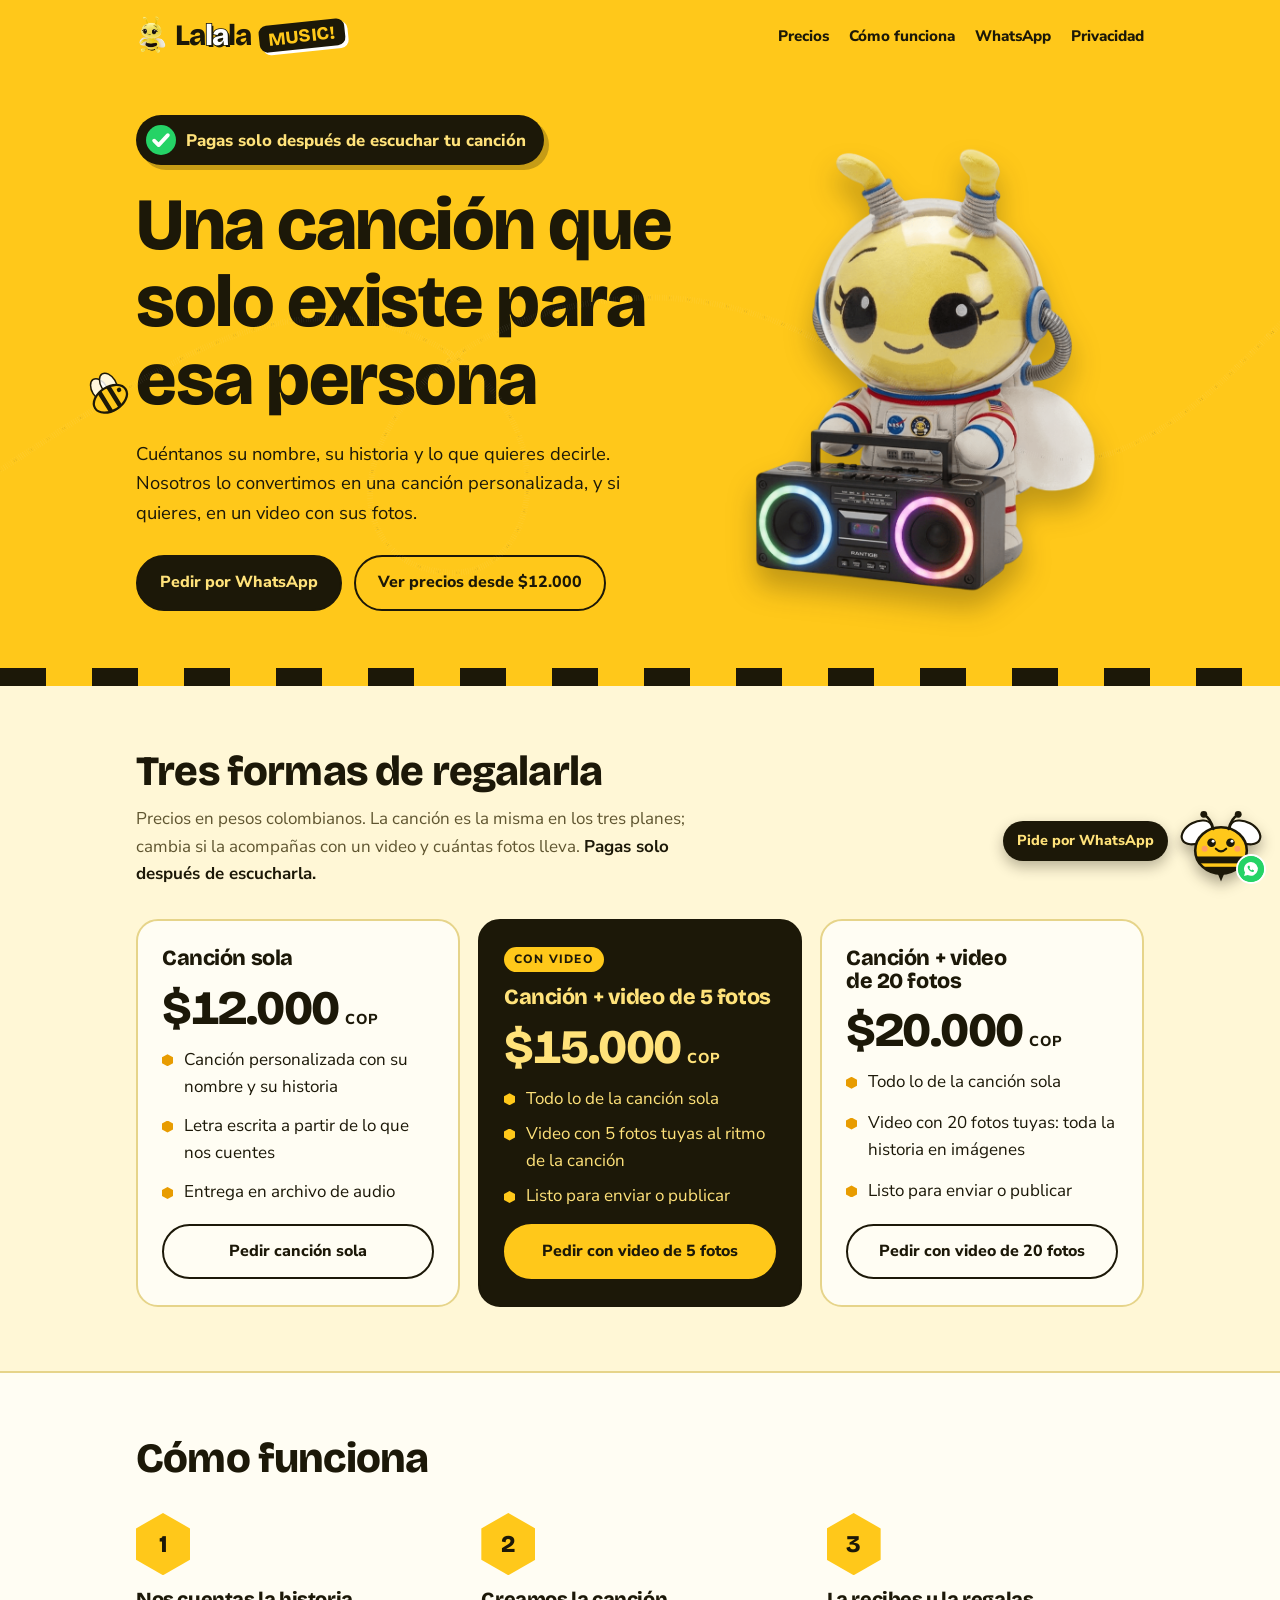
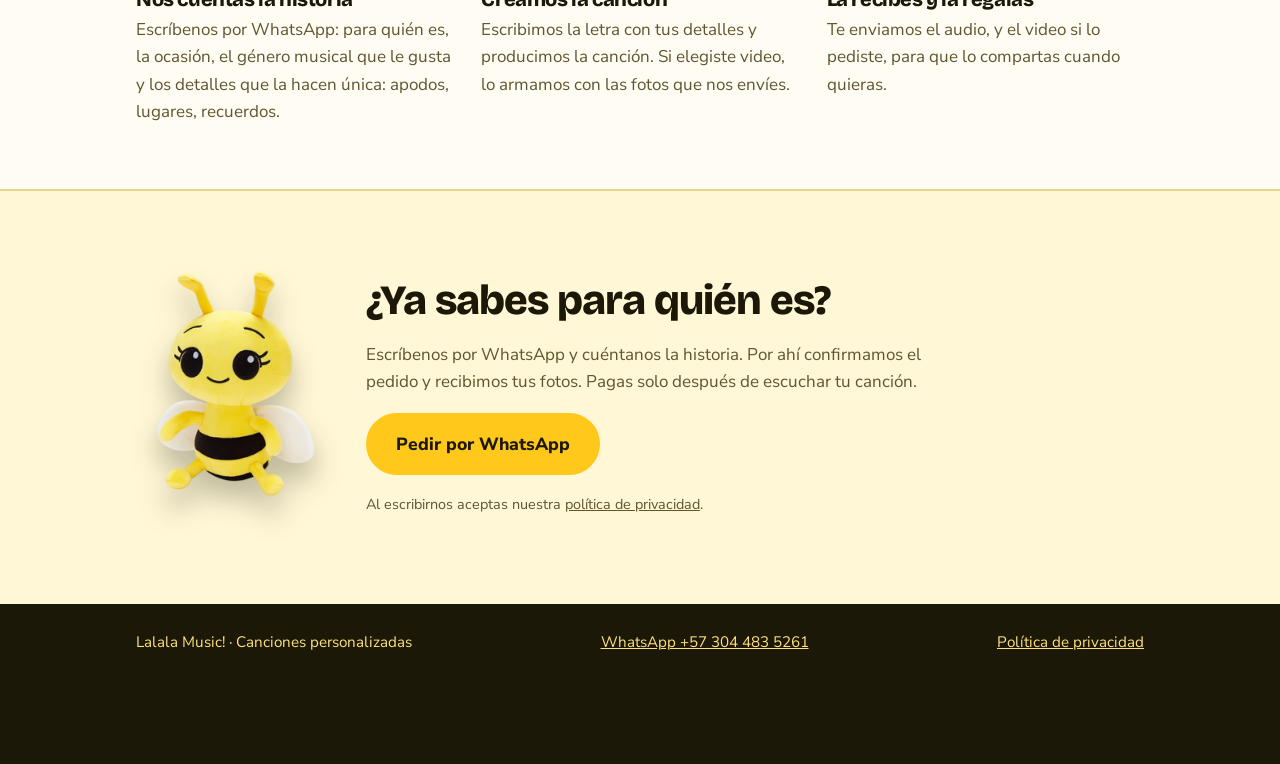
<file: index.html>
<!DOCTYPE html>
<html lang="es">
<head>
<meta charset="utf-8">
<meta name="facebook-domain-verification" content="9wvnihk4s47ael90g77kjep3x5k9ns" />
<meta name="viewport" content="width=device-width, initial-scale=1">
<meta name="description" content="Canciones personalizadas desde $12.000 COP, con video de fotos opcional.">
<link rel="icon" type="image/png" href="abeja.png">
<title>Lalala Music!</title>
<meta name="claude:viewport-fit-sides" content="cover">
<link rel="stylesheet" href="https://fonts.googleapis.com/css2?family=Bricolage+Grotesque:opsz,wght@12..96,500;12..96,800&family=Nunito+Sans:opsz,wght@6..12,400;6..12,600;6..12,800&display=swap">
<link rel="stylesheet" href="styles.css?v=7">

<div class="sky" aria-hidden="true">
  <svg class="wide" viewBox="0 0 1000 600" preserveAspectRatio="xMidYMid slice">
    <defs>
      <path id="ruta-a" d="M-40 380 C120 300 220 180 340 220 C460 260 440 400 360 380 C280 360 320 220 480 200 C640 180 720 340 820 300 C900 268 960 160 1040 120"/>
      <mask id="ruta-a-m" maskUnits="userSpaceOnUse" x="-100" y="-100" width="1300" height="1100">
        <use href="#ruta-a" fill="none" stroke="#fff" stroke-width="14" pathLength="1" stroke-dasharray="0.15 1.4">
          <animate attributeName="stroke-dashoffset" values="0.15;-0.85;-0.85" dur="14s" repeatCount="indefinite" keyTimes="0;0.78;1" calcMode="linear"/>
        </use>
      </mask>
    </defs>
    <g mask="url(#ruta-a-m)" fill="none" stroke-linecap="round">
      <use href="#ruta-a" class="halo"/>
      <use href="#ruta-a" class="trail"/>
    </g>
    <g class="bee">
      <animateMotion rotate="auto" keyPoints="0;1;1" dur="14s" repeatCount="indefinite" keyTimes="0;0.78;1" calcMode="linear"><mpath href="#ruta-a"/></animateMotion>
      <g class="wings"><ellipse cx="-3" cy="-9" rx="5" ry="8"/><ellipse cx="4" cy="-9" rx="5" ry="8"/></g>
      <ellipse class="body" cx="0" cy="0" rx="12" ry="8"/>
      <path class="stripe" d="M-4 -7.4 V7.4 M3 -7.6 V7.6"/>
      <circle class="eye" cx="8" cy="-2" r="1.5"/>
    </g>
  </svg>
  <svg class="tall" viewBox="0 0 400 800" preserveAspectRatio="xMidYMid slice">
    <defs>
      <path id="ruta-b" d="M-30 520 C60 460 120 330 200 360 C280 390 260 500 200 480 C140 460 170 340 260 300 C330 270 380 200 430 150"/>
      <mask id="ruta-b-m" maskUnits="userSpaceOnUse" x="-100" y="-100" width="1300" height="1100">
        <use href="#ruta-b" fill="none" stroke="#fff" stroke-width="14" pathLength="1" stroke-dasharray="0.15 1.4">
          <animate attributeName="stroke-dashoffset" values="0.15;-0.85;-0.85" dur="14s" repeatCount="indefinite" keyTimes="0;0.78;1" calcMode="linear"/>
        </use>
      </mask>
    </defs>
    <g mask="url(#ruta-b-m)" fill="none" stroke-linecap="round">
      <use href="#ruta-b" class="halo"/>
      <use href="#ruta-b" class="trail"/>
    </g>
    <g class="bee">
      <animateMotion rotate="auto" keyPoints="0;1;1" dur="14s" repeatCount="indefinite" keyTimes="0;0.78;1" calcMode="linear"><mpath href="#ruta-b"/></animateMotion>
      <g class="wings"><ellipse cx="-3" cy="-9" rx="5" ry="8"/><ellipse cx="4" cy="-9" rx="5" ry="8"/></g>
      <ellipse class="body" cx="0" cy="0" rx="12" ry="8"/>
      <path class="stripe" d="M-4 -7.4 V7.4 M3 -7.6 V7.6"/>
      <circle class="eye" cx="8" cy="-2" r="1.5"/>
    </g>
  </svg>
</div>

<header class="top">
  <div class="wrap">
    <a class="brand" aria-label="Lalala Music!" href="#inicio"><img src="abeja.png" width="234" height="351" alt=""><span class="logo"><span class="logo-la">La</span><span class="logo-la">la</span><span class="logo-la">la</span><span class="logo-music">Music!</span></span></a>
    <nav aria-label="Secciones">
      <a href="#precios">Precios</a>
      <a href="#como-funciona">Cómo funciona</a>
      <a href="https://wa.me/573044835261" target="_blank" rel="noopener">WhatsApp</a>
      <a href="privacidad.html">Privacidad</a>
    </nav>
  </div>
</header>

<main>
  <div class="hero" id="inicio">
    <div class="wrap">
      <div>
        <p class="promesa"><svg viewBox="0 0 24 24" aria-hidden="true"><circle cx="12" cy="12" r="12"/><path d="M6.5 12.5l3.6 3.6 7.4-8"/></svg><span>Pagas solo después de escuchar tu canción</span></p>
        <h1>Una canción que solo existe para esa persona</h1>
        <p>Cuéntanos su nombre, su historia y lo que quieres decirle. Nosotros lo convertimos en una canción personalizada, y si quieres, en un video con sus fotos.</p>
        <div class="cta-row">
          <a class="btn btn-dark" href="https://wa.me/573044835261?text=Hola%2C%20quiero%20pedir%20una%20canci%C3%B3n%20personalizada." target="_blank" rel="noopener">Pedir por WhatsApp</a>
          <a class="btn btn-line" href="#precios">Ver precios desde $12.000</a>
        </div>
      </div>
      <figure class="mascot">
        <img src="abeja-astronauta.png" width="855" height="1064" alt="Abeja de peluche con traje de astronauta y una grabadora">
      </figure>
    </div>
  </div>
  <div class="stripes" aria-hidden="true"></div>

  <section id="precios">
    <div class="wrap">
      <h2>Tres formas de regalarla</h2>
      <p class="lead">Precios en pesos colombianos. La canción es la misma en los tres planes; cambia si la acompañas con un video y cuántas fotos lleva. <strong>Pagas solo después de escucharla.</strong></p>
      <div class="plans">
        <article class="plan">
          <h3>Canción sola</h3>
          <p class="price">$12.000<small>COP</small></p>
          <ul>
            <li>Canción personalizada con su nombre y su historia</li>
            <li>Letra escrita a partir de lo que nos cuentes</li>
            <li>Entrega en archivo de audio</li>
          </ul>
          <a class="btn" href="https://wa.me/573044835261?text=Hola%2C%20quiero%20pedir%3A%20Canci%C3%B3n%20sola%20%28%2412.000%20COP%29." target="_blank" rel="noopener">Pedir canción sola</a>
        </article>
        <article class="plan star">
          <span class="tag">Con video</span>
          <h3>Canción + video de 5 fotos</h3>
          <p class="price">$15.000<small>COP</small></p>
          <ul>
            <li>Todo lo de la canción sola</li>
            <li>Video con 5 fotos tuyas al ritmo de la canción</li>
            <li>Listo para enviar o publicar</li>
          </ul>
          <a class="btn" href="https://wa.me/573044835261?text=Hola%2C%20quiero%20pedir%3A%20Canci%C3%B3n%20%2B%20video%20de%205%20fotos%20%28%2415.000%20COP%29." target="_blank" rel="noopener">Pedir con video de 5 fotos</a>
        </article>
        <article class="plan">
          <h3>Canción + video de 20 fotos</h3>
          <p class="price">$20.000<small>COP</small></p>
          <ul>
            <li>Todo lo de la canción sola</li>
            <li>Video con 20 fotos tuyas: toda la historia en imágenes</li>
            <li>Listo para enviar o publicar</li>
          </ul>
          <a class="btn" href="https://wa.me/573044835261?text=Hola%2C%20quiero%20pedir%3A%20Canci%C3%B3n%20%2B%20video%20de%2020%20fotos%20%28%2420.000%20COP%29." target="_blank" rel="noopener">Pedir con video de 20 fotos</a>
        </article>
      </div>
    </div>
  </section>

  <section class="how" id="como-funciona">
    <div class="wrap">
      <h2>Cómo funciona</h2>
      <ol class="steps">
        <li>
          <h3>Nos cuentas la historia</h3>
          <p>Escríbenos por WhatsApp: para quién es, la ocasión, el género musical que le gusta y los detalles que la hacen única: apodos, lugares, recuerdos.</p>
        </li>
        <li>
          <h3>Creamos la canción</h3>
          <p>Escribimos la letra con tus detalles y producimos la canción. Si elegiste video, lo armamos con las fotos que nos envíes.</p>
        </li>
        <li>
          <h3>La recibes y la regalas</h3>
          <p>Te enviamos el audio, y el video si lo pediste, para que lo compartas cuando quieras.</p>
        </li>
      </ol>
    </div>
  </section>

  <section class="final" id="pedir">
    <div class="wrap">
      <figure class="mascot small">
        <img src="abeja.png" width="234" height="351" alt="Abeja de peluche de Lalala Music!">
      </figure>
      <div class="final-text">
      <h2>¿Ya sabes para quién es?</h2>
      <p class="lead">Escríbenos por WhatsApp y cuéntanos la historia. Por ahí confirmamos el pedido y recibimos tus fotos. Pagas solo después de escuchar tu canción.</p>
      <a class="btn btn-dark" href="https://wa.me/573044835261?text=Hola%2C%20quiero%20pedir%20una%20canci%C3%B3n%20personalizada." target="_blank" rel="noopener">Pedir por WhatsApp</a>
      <p class="legal">Al escribirnos aceptas nuestra <a href="privacidad.html">política de privacidad</a>.</p>
      </div>
    </div>
  </section>

</main>

<footer>
  <div class="wrap">
    <span>Lalala Music! · Canciones personalizadas</span>
    <a href="https://wa.me/573044835261" target="_blank" rel="noopener">WhatsApp +57 304 483 5261</a>
    <a href="privacidad.html">Política de privacidad</a>
  </div>
</footer>

<a class="abejita-boton" style="position:fixed;right:16px;bottom:16px;z-index:9999;display:flex" href="https://wa.me/573044835261?text=Hola%2C%20quiero%20pedir%20una%20canci%C3%B3n%20personalizada." target="_blank" rel="noopener" aria-label="Pedir por WhatsApp">
  <span class="abejita-texto">Pide por WhatsApp</span>
  <span class="abejita-circulo">
    <svg class="abejita-dibujo" viewBox="0 0 100 100" aria-hidden="true">
      <defs><clipPath id="abejita-cuerpo"><ellipse cx="50" cy="61" rx="30" ry="27"/></clipPath></defs>
      <path d="M45 85 L50 97 L55 85 Z" fill="#1c1808"/>
      <g class="ala ala-izq"><ellipse cx="22" cy="40" rx="19" ry="12" transform="rotate(-28 22 40)" fill="#ffffff" stroke="#1c1808" stroke-width="2.5"/></g>
      <g class="ala ala-der"><ellipse cx="78" cy="40" rx="19" ry="12" transform="rotate(28 78 40)" fill="#ffffff" stroke="#1c1808" stroke-width="2.5"/></g>
      <ellipse cx="50" cy="61" rx="30" ry="27" fill="#ffc81a"/>
      <g clip-path="url(#abejita-cuerpo)" fill="#1c1808"><rect x="15" y="68" width="70" height="8"/><rect x="15" y="80" width="70" height="8"/></g>
      <ellipse cx="50" cy="61" rx="30" ry="27" fill="none" stroke="#1c1808" stroke-width="3"/>
      <path d="M41 36 Q38 24 31 20 M59 36 Q62 24 69 20" fill="none" stroke="#1c1808" stroke-width="3" stroke-linecap="round"/>
      <circle cx="30" cy="19" r="4" fill="#1c1808"/><circle cx="70" cy="19" r="4" fill="#1c1808"/>
      <circle cx="39" cy="52" r="5" fill="#1c1808"/><circle cx="61" cy="52" r="5" fill="#1c1808"/>
      <circle cx="40.8" cy="50.2" r="1.7" fill="#ffffff"/><circle cx="62.8" cy="50.2" r="1.7" fill="#ffffff"/>
      <circle cx="31" cy="59" r="3.5" fill="#ff8f7a" opacity="0.75"/><circle cx="69" cy="59" r="3.5" fill="#ff8f7a" opacity="0.75"/>
      <path d="M44 59 Q50 65 56 59" fill="none" stroke="#1c1808" stroke-width="2.5" stroke-linecap="round"/>
    </svg>
    <svg class="abejita-sello" viewBox="0 0 24 24" aria-hidden="true"><circle cx="12" cy="12" r="12" fill="#25d366"/><path fill="#fff" d="M12 5.5a6.4 6.4 0 0 0-5.5 9.7L5.6 18.5l3.4-.9A6.4 6.4 0 1 0 12 5.5z"/><path fill="#25d366" d="M9.6 8.9c-.3 0-.6.4-.7.9-.2 1 .4 2.300 1.500 3.400 1.100 1.100 2.400 1.700 3.400 1.500.5-.1.900-.4.900-.7v-.9l-1.500-.6-.6.7c-.9-.3-1.800-1.200-2.100-2.100l.7-.6-.6-1.500z"/></svg>
  </span>
</a>
</html>
</file>
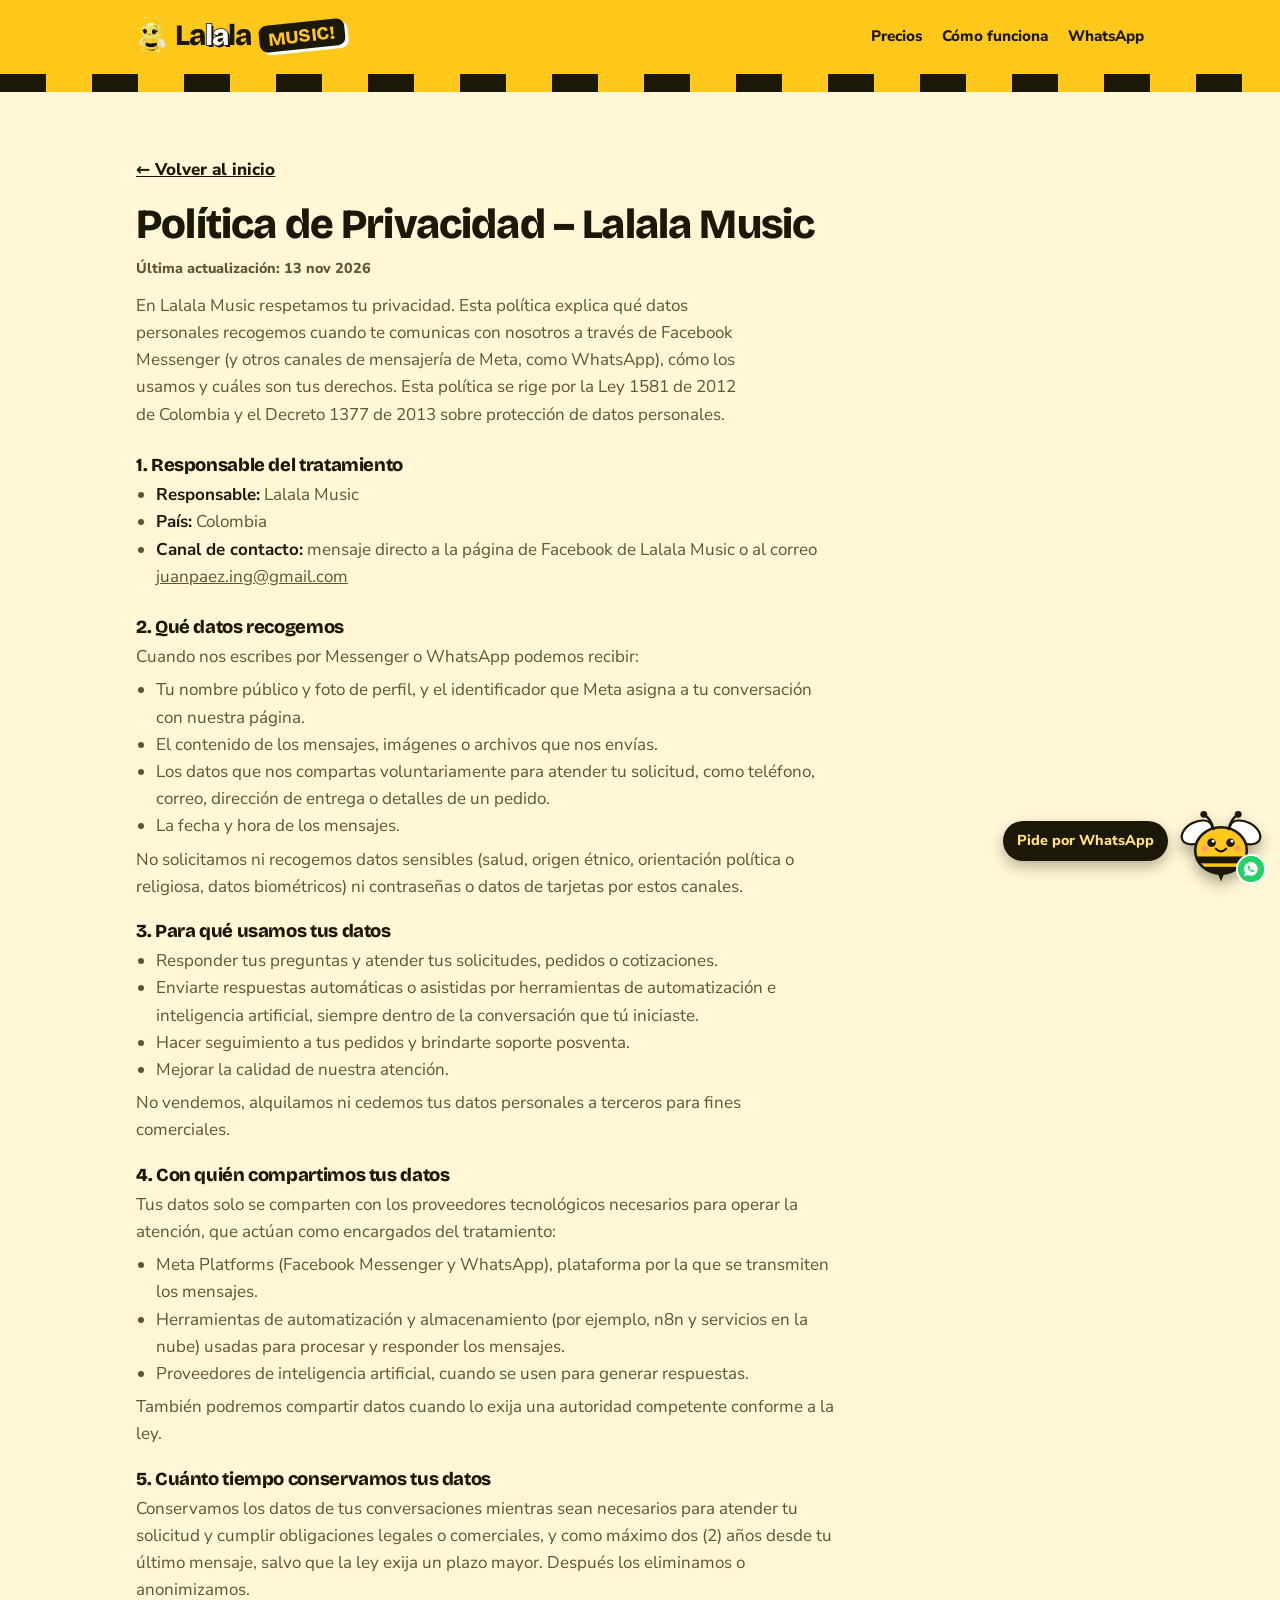
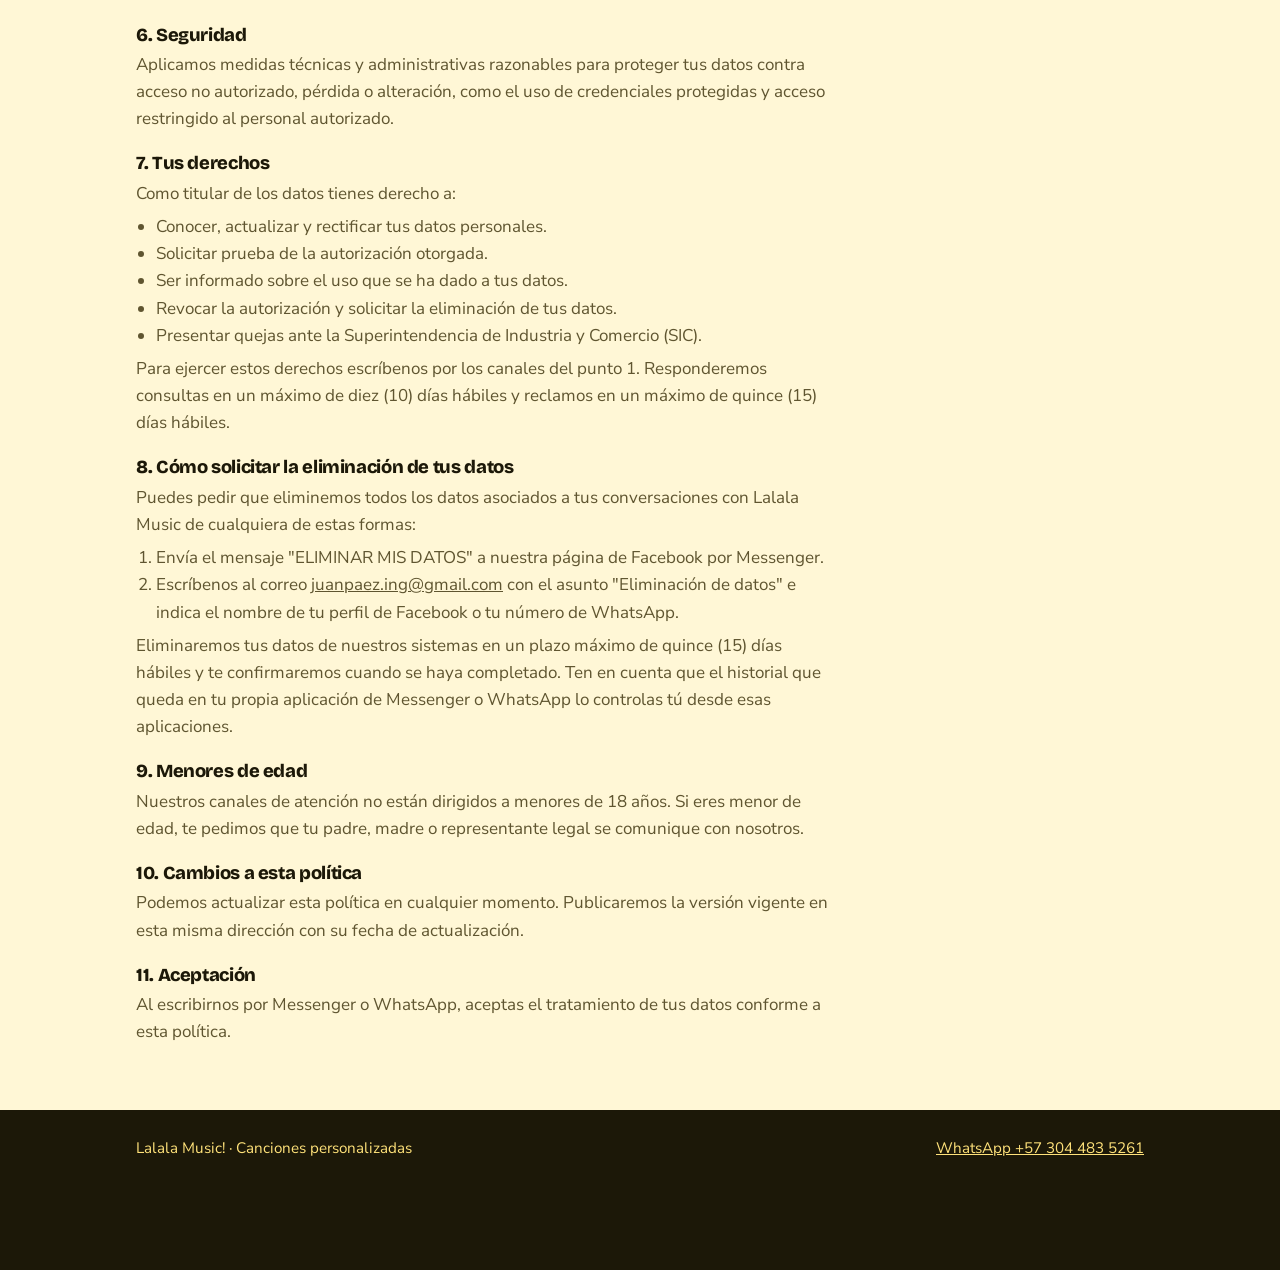
<file: privacidad.html>
<!DOCTYPE html>
<html lang="es">
<head>
<meta charset="utf-8">
<meta name="viewport" content="width=device-width, initial-scale=1">
<meta name="description" content="Política de privacidad y tratamiento de datos de Lalala Music.">
<link rel="icon" type="image/png" href="abeja.png">
<title>Política de privacidad · Lalala Music!</title>
<meta name="claude:viewport-fit-sides" content="cover">
<link rel="stylesheet" href="https://fonts.googleapis.com/css2?family=Bricolage+Grotesque:opsz,wght@12..96,500;12..96,800&family=Nunito+Sans:opsz,wght@6..12,400;6..12,600;6..12,800&display=swap">
<link rel="stylesheet" href="styles.css?v=7">

<header class="top">
  <div class="wrap">
    <a class="brand" aria-label="Lalala Music!" href="index.html"><img src="abeja.png" width="234" height="351" alt=""><span class="logo"><span class="logo-la">La</span><span class="logo-la">la</span><span class="logo-la">la</span><span class="logo-music">Music!</span></span></a>
    <nav aria-label="Secciones">
      <a href="index.html#precios">Precios</a>
      <a href="index.html#como-funciona">Cómo funciona</a>
      <a href="https://wa.me/573044835261" target="_blank" rel="noopener">WhatsApp</a>
    </nav>
  </div>
</header>
<div class="stripes" aria-hidden="true"></div>

<main>
  <section class="privacy" id="privacidad">
    <div class="wrap">
      <a class="back" href="index.html">← Volver al inicio</a>
      <h1 class="page">Política de Privacidad – Lalala Music</h1>
      <p class="updated">Última actualización: 13 nov 2026</p>
      <p class="lead">En Lalala Music respetamos tu privacidad. Esta política explica qué datos personales recogemos cuando te comunicas con nosotros a través de Facebook Messenger (y otros canales de mensajería de Meta, como WhatsApp), cómo los usamos y cuáles son tus derechos. Esta política se rige por la Ley 1581 de 2012 de Colombia y el Decreto 1377 de 2013 sobre protección de datos personales.</p>
      <div class="cols">
        <div>
          <h3>1. Responsable del tratamiento</h3>
          <ul>
            <li><strong>Responsable:</strong> Lalala Music</li>
            <li><strong>País:</strong> Colombia</li>
            <li><strong>Canal de contacto:</strong> mensaje directo a la página de Facebook de Lalala Music o al correo <a href="mailto:juanpaez.ing@gmail.com">juanpaez.ing@gmail.com</a></li>
          </ul>
        </div>
        <div>
          <h3>2. Qué datos recogemos</h3>
          <p>Cuando nos escribes por Messenger o WhatsApp podemos recibir:</p>
          <ul>
            <li>Tu nombre público y foto de perfil, y el identificador que Meta asigna a tu conversación con nuestra página.</li>
            <li>El contenido de los mensajes, imágenes o archivos que nos envías.</li>
            <li>Los datos que nos compartas voluntariamente para atender tu solicitud, como teléfono, correo, dirección de entrega o detalles de un pedido.</li>
            <li>La fecha y hora de los mensajes.</li>
          </ul>
          <p>No solicitamos ni recogemos datos sensibles (salud, origen étnico, orientación política o religiosa, datos biométricos) ni contraseñas o datos de tarjetas por estos canales.</p>
        </div>
        <div>
          <h3>3. Para qué usamos tus datos</h3>
          <ul>
            <li>Responder tus preguntas y atender tus solicitudes, pedidos o cotizaciones.</li>
            <li>Enviarte respuestas automáticas o asistidas por herramientas de automatización e inteligencia artificial, siempre dentro de la conversación que tú iniciaste.</li>
            <li>Hacer seguimiento a tus pedidos y brindarte soporte posventa.</li>
            <li>Mejorar la calidad de nuestra atención.</li>
          </ul>
          <p>No vendemos, alquilamos ni cedemos tus datos personales a terceros para fines comerciales.</p>
        </div>
        <div>
          <h3>4. Con quién compartimos tus datos</h3>
          <p>Tus datos solo se comparten con los proveedores tecnológicos necesarios para operar la atención, que actúan como encargados del tratamiento:</p>
          <ul>
            <li>Meta Platforms (Facebook Messenger y WhatsApp), plataforma por la que se transmiten los mensajes.</li>
            <li>Herramientas de automatización y almacenamiento (por ejemplo, n8n y servicios en la nube) usadas para procesar y responder los mensajes.</li>
            <li>Proveedores de inteligencia artificial, cuando se usen para generar respuestas.</li>
          </ul>
          <p>También podremos compartir datos cuando lo exija una autoridad competente conforme a la ley.</p>
        </div>
        <div>
          <h3>5. Cuánto tiempo conservamos tus datos</h3>
          <p>Conservamos los datos de tus conversaciones mientras sean necesarios para atender tu solicitud y cumplir obligaciones legales o comerciales, y como máximo dos (2) años desde tu último mensaje, salvo que la ley exija un plazo mayor. Después los eliminamos o anonimizamos.</p>
        </div>
        <div>
          <h3>6. Seguridad</h3>
          <p>Aplicamos medidas técnicas y administrativas razonables para proteger tus datos contra acceso no autorizado, pérdida o alteración, como el uso de credenciales protegidas y acceso restringido al personal autorizado.</p>
        </div>
        <div>
          <h3>7. Tus derechos</h3>
          <p>Como titular de los datos tienes derecho a:</p>
          <ul>
            <li>Conocer, actualizar y rectificar tus datos personales.</li>
            <li>Solicitar prueba de la autorización otorgada.</li>
            <li>Ser informado sobre el uso que se ha dado a tus datos.</li>
            <li>Revocar la autorización y solicitar la eliminación de tus datos.</li>
            <li>Presentar quejas ante la Superintendencia de Industria y Comercio (SIC).</li>
          </ul>
          <p>Para ejercer estos derechos escríbenos por los canales del punto 1. Responderemos consultas en un máximo de diez (10) días hábiles y reclamos en un máximo de quince (15) días hábiles.</p>
        </div>
        <div>
          <h3>8. Cómo solicitar la eliminación de tus datos</h3>
          <p>Puedes pedir que eliminemos todos los datos asociados a tus conversaciones con Lalala Music de cualquiera de estas formas:</p>
          <ol>
            <li>Envía el mensaje "ELIMINAR MIS DATOS" a nuestra página de Facebook por Messenger.</li>
            <li>Escríbenos al correo <a href="mailto:juanpaez.ing@gmail.com">juanpaez.ing@gmail.com</a> con el asunto "Eliminación de datos" e indica el nombre de tu perfil de Facebook o tu número de WhatsApp.</li>
          </ol>
          <p>Eliminaremos tus datos de nuestros sistemas en un plazo máximo de quince (15) días hábiles y te confirmaremos cuando se haya completado. Ten en cuenta que el historial que queda en tu propia aplicación de Messenger o WhatsApp lo controlas tú desde esas aplicaciones.</p>
        </div>
        <div>
          <h3>9. Menores de edad</h3>
          <p>Nuestros canales de atención no están dirigidos a menores de 18 años. Si eres menor de edad, te pedimos que tu padre, madre o representante legal se comunique con nosotros.</p>
        </div>
        <div>
          <h3>10. Cambios a esta política</h3>
          <p>Podemos actualizar esta política en cualquier momento. Publicaremos la versión vigente en esta misma dirección con su fecha de actualización.</p>
        </div>
        <div>
          <h3>11. Aceptación</h3>
          <p>Al escribirnos por Messenger o WhatsApp, aceptas el tratamiento de tus datos conforme a esta política.</p>
        </div>
      </div>
    </div>
  </section>
</main>

<footer>
  <div class="wrap">
    <span>Lalala Music! · Canciones personalizadas</span>
    <a href="https://wa.me/573044835261" target="_blank" rel="noopener">WhatsApp +57 304 483 5261</a>
  </div>
</footer>

<a class="abejita-boton" style="position:fixed;right:16px;bottom:16px;z-index:9999;display:flex" href="https://wa.me/573044835261?text=Hola%2C%20quiero%20pedir%20una%20canci%C3%B3n%20personalizada." target="_blank" rel="noopener" aria-label="Pedir por WhatsApp">
  <span class="abejita-texto">Pide por WhatsApp</span>
  <span class="abejita-circulo">
    <svg class="abejita-dibujo" viewBox="0 0 100 100" aria-hidden="true">
      <defs><clipPath id="abejita-cuerpo"><ellipse cx="50" cy="61" rx="30" ry="27"/></clipPath></defs>
      <path d="M45 85 L50 97 L55 85 Z" fill="#1c1808"/>
      <g class="ala ala-izq"><ellipse cx="22" cy="40" rx="19" ry="12" transform="rotate(-28 22 40)" fill="#ffffff" stroke="#1c1808" stroke-width="2.5"/></g>
      <g class="ala ala-der"><ellipse cx="78" cy="40" rx="19" ry="12" transform="rotate(28 78 40)" fill="#ffffff" stroke="#1c1808" stroke-width="2.5"/></g>
      <ellipse cx="50" cy="61" rx="30" ry="27" fill="#ffc81a"/>
      <g clip-path="url(#abejita-cuerpo)" fill="#1c1808"><rect x="15" y="68" width="70" height="8"/><rect x="15" y="80" width="70" height="8"/></g>
      <ellipse cx="50" cy="61" rx="30" ry="27" fill="none" stroke="#1c1808" stroke-width="3"/>
      <path d="M41 36 Q38 24 31 20 M59 36 Q62 24 69 20" fill="none" stroke="#1c1808" stroke-width="3" stroke-linecap="round"/>
      <circle cx="30" cy="19" r="4" fill="#1c1808"/><circle cx="70" cy="19" r="4" fill="#1c1808"/>
      <circle cx="39" cy="52" r="5" fill="#1c1808"/><circle cx="61" cy="52" r="5" fill="#1c1808"/>
      <circle cx="40.8" cy="50.2" r="1.7" fill="#ffffff"/><circle cx="62.8" cy="50.2" r="1.7" fill="#ffffff"/>
      <circle cx="31" cy="59" r="3.5" fill="#ff8f7a" opacity="0.75"/><circle cx="69" cy="59" r="3.5" fill="#ff8f7a" opacity="0.75"/>
      <path d="M44 59 Q50 65 56 59" fill="none" stroke="#1c1808" stroke-width="2.5" stroke-linecap="round"/>
    </svg>
    <svg class="abejita-sello" viewBox="0 0 24 24" aria-hidden="true"><circle cx="12" cy="12" r="12" fill="#25d366"/><path fill="#fff" d="M12 5.5a6.4 6.4 0 0 0-5.5 9.7L5.6 18.5l3.4-.9A6.4 6.4 0 1 0 12 5.5z"/><path fill="#25d366" d="M9.6 8.9c-.3 0-.6.4-.7.9-.2 1 .4 2.300 1.500 3.400 1.100 1.100 2.400 1.700 3.400 1.500.5-.1.900-.4.900-.7v-.9l-1.500-.6-.6.7c-.9-.3-1.800-1.200-2.100-2.100l.7-.6-.6-1.500z"/></svg>
  </span>
</a>
</html>
</file>
<file: styles.css>
/* Layout: bandas de ancho completo (miel / panal / negro abeja) con un contenedor central de 1040px;
   el panal de hexágonos del hero y la franja rayada son los únicos adornos. */
:root {
  --bg: #fff7d6;
  --surface: #fffdf3;
  --fg: #1c1808;
  --muted: #5f5530;
  --line: #e6d48a;
  --honey: #ffc81a;
  --honey-deep: #e89c00;
  --on-honey: #1c1808;
  --ink: #1c1808;
  --on-ink: #ffe27a;
  --focus: #7a4b00;
  --display: "Bricolage Grotesque", "Trebuchet MS", system-ui, sans-serif;
  --body: "Nunito Sans", "Segoe UI", system-ui, sans-serif;
}
@media (prefers-color-scheme: dark) {
  :root:not([data-theme="light"]) {
    --bg: #15120a; --surface: #211c0e; --fg: #fdf1c4; --muted: #c2b47e; --line: #4a3f1a;
    --honey: #ffc81a; --honey-deep: #ffb300; --on-honey: #1c1808;
    --ink: #0b0904; --on-ink: #ffe27a; --focus: #ffe27a; color-scheme: dark;
  }
}
:root[data-theme="dark"] {
  --bg: #15120a; --surface: #211c0e; --fg: #fdf1c4; --muted: #c2b47e; --line: #4a3f1a;
  --honey: #ffc81a; --honey-deep: #ffb300; --on-honey: #1c1808;
  --ink: #0b0904; --on-ink: #ffe27a; --focus: #ffe27a; color-scheme: dark;
}

* { box-sizing: border-box; }
html { scroll-behavior: smooth; }
body { margin: 0; background: var(--bg); color: var(--fg); font-family: var(--body); font-size: 17px; line-height: 1.6; }
.wrap { max-width: 1040px; margin-inline: auto; padding-left: max(16px, env(safe-area-inset-left, 0px)); padding-right: max(16px, env(safe-area-inset-right, 0px)); }
h1, h2, h3 { font-family: var(--display); font-weight: 800; line-height: 1.05; margin: 0; text-wrap: balance; letter-spacing: -0.02em; }
h2, h1.page { font-size: clamp(1.8rem, 4.5vw, 2.6rem); }
p { margin: 0; }
a { color: inherit; }
:focus-visible { outline: 3px solid var(--focus); outline-offset: 3px; border-radius: 4px; }

/* Encabezado */
.top { background: var(--honey); color: var(--on-honey); }
.top .wrap { display: flex; flex-wrap: wrap; align-items: center; justify-content: space-between; gap: 8px 24px; padding-block: 14px; }
.brand { font-family: var(--display); font-weight: 800; font-size: 1.35rem; text-decoration: none; letter-spacing: -0.02em; }
.top nav { display: flex; flex-wrap: wrap; gap: 4px 20px; font-weight: 800; font-size: 0.95rem; }
.top nav a { text-decoration: none; border-bottom: 2px solid transparent; }
.top nav a:hover { border-bottom-color: var(--on-honey); }

/* Hero */
.hero { background: var(--honey); color: var(--on-honey); }
.hero .wrap { display: grid; grid-template-columns: 1.25fr 1fr; gap: 32px; align-items: center; padding-block: 40px 56px; }
.hero h1 { font-size: clamp(2.5rem, 7.5vw, 4.6rem); }
.hero p { font-size: 1.15rem; max-width: 46ch; margin-top: 20px; }
.cta-row { display: flex; flex-wrap: wrap; gap: 12px; margin-top: 28px; }
.btn { display: inline-block; font-family: var(--body); font-weight: 800; font-size: 1rem; text-decoration: none; padding: 13px 22px; border-radius: 999px; border: 2px solid var(--ink); cursor: pointer; }
.btn-dark { background: var(--ink); color: var(--on-ink); }
.btn-dark:hover { background: #3a3110; }
.btn-line { background: transparent; color: var(--on-honey); }
.btn-line:hover { background: rgba(28, 24, 8, 0.1); }
.btn:disabled, .btn[aria-disabled="true"] { opacity: 0.45; cursor: not-allowed; pointer-events: none; }

.mascot { margin: 0; max-width: 400px; width: 100%; justify-self: center; }
.mascot img { display: block; width: 100%; height: auto; filter: drop-shadow(0 18px 14px rgba(28, 24, 8, 0.28)); }
.mascot.small { max-width: 190px; justify-self: start; }
.brand { display: inline-flex; align-items: center; gap: 8px; }
.brand img { width: auto; height: 46px; }

/* Logo: "Lalala" saltando como notas y "Music!" en sello */
.logo { display: inline-flex; align-items: baseline; font-family: var(--display); font-weight: 800; font-size: 1.85rem; line-height: 1; letter-spacing: -0.03em; white-space: nowrap; }
.logo-la { display: inline-block; color: var(--ink); }
.logo-la:nth-child(2) { color: #ffffff; -webkit-text-stroke: 1.6px var(--ink); paint-order: stroke fill; text-shadow: 2px 2px 0 var(--ink); }
.logo-music { display: inline-block; margin-left: 8px; font-size: 0.62em; letter-spacing: 0.02em; text-transform: uppercase; background: var(--ink); color: var(--honey); padding: 5px 9px 4px; border-radius: 8px; rotate: -6deg; translate: 0 -3px; box-shadow: 3px 3px 0 #ffffff; }

.stripes { height: 18px; background: repeating-linear-gradient(90deg, var(--ink) 0 46px, var(--honey) 46px 92px); }

/* Secciones */
section .wrap { padding-block: 64px; }
.lead { color: var(--muted); max-width: 60ch; margin-top: 12px; }

/* Precios */
.plans { display: grid; grid-template-columns: repeat(3, 1fr); gap: 18px; margin-top: 32px; align-items: stretch; }
.plan { background: var(--surface); border: 2px solid var(--line); border-radius: 22px; padding: 26px 24px; display: flex; flex-direction: column; gap: 14px; min-width: 0; }
.plan h3 { font-size: 1.35rem; }
.price { font-family: var(--display); font-weight: 800; font-size: 3rem; line-height: 1; font-variant-numeric: tabular-nums; letter-spacing: -0.03em; }
.price small { font-family: var(--body); font-size: 0.9rem; font-weight: 800; letter-spacing: 0.06em; margin-left: 6px; }
.plan ul { list-style: none; margin: 0; padding: 0; display: grid; gap: 8px; flex: 1; }
.plan li { padding-left: 22px; position: relative; }
.plan li::before { content: ""; position: absolute; left: 0; top: 0.5em; width: 11px; height: 12px; background: var(--honey-deep); clip-path: polygon(50% 0, 100% 25%, 100% 75%, 50% 100%, 0 75%, 0 25%); }
.plan .btn { text-align: center; border-color: var(--fg); color: var(--fg); background: transparent; }
.plan .btn:hover { background: var(--honey); color: var(--on-honey); border-color: var(--honey); }
.plan.star { background: var(--ink); color: var(--on-ink); border-color: var(--ink); }
.plan.star li::before { background: var(--honey); }
.plan.star .btn { background: var(--honey); color: var(--on-honey); border-color: var(--honey); }
.tag { align-self: flex-start; font-size: 0.75rem; font-weight: 800; letter-spacing: 0.1em; text-transform: uppercase; background: var(--honey); color: var(--on-honey); padding: 3px 10px; border-radius: 999px; }

/* Pasos */
.how { background: var(--surface); border-block: 2px solid var(--line); }
.steps { list-style: none; margin: 32px 0 0; padding: 0; display: grid; grid-template-columns: repeat(3, 1fr); gap: 28px; counter-reset: paso; }
.steps li { counter-increment: paso; min-width: 0; }
.steps li::before { content: counter(paso); display: grid; place-items: center; width: 54px; aspect-ratio: 1 / 1.1547; clip-path: polygon(50% 0, 100% 25%, 100% 75%, 50% 100%, 0 75%, 0 25%); background: var(--honey); color: var(--on-honey); font-family: var(--display); font-weight: 800; font-size: 1.5rem; margin-bottom: 14px; }
.steps h3 { font-size: 1.25rem; margin-bottom: 6px; }
.steps p { color: var(--muted); }

/* Cierre */
.final .wrap { display: grid; grid-template-columns: auto 1fr; gap: 40px; align-items: center; }
.final-text { display: grid; gap: 18px; justify-items: start; min-width: 0; }
.final .lead { margin-top: 0; }
.final .btn-dark { border-color: var(--honey); background: var(--honey); color: var(--on-honey); font-size: 1.1rem; padding: 15px 28px; }
.final .btn-dark:hover { background: var(--honey-deep); }
.legal { font-size: 0.9rem; color: var(--muted); }

/* Privacidad */
.privacy { background: var(--bg); }
.back { display: inline-block; font-weight: 800; margin-bottom: 20px; }
.privacy .cols { display: grid; gap: 22px; margin-top: 28px; max-width: 70ch; }
.privacy h3 { font-size: 1.15rem; margin-bottom: 6px; }
.privacy ul, .privacy ol { margin: 6px 0; padding-left: 20px; }
.privacy .updated { font-weight: 800; font-size: 0.9rem; margin-top: 10px; color: var(--muted); }
.privacy a { overflow-wrap: anywhere; }
.privacy p, .privacy li { color: var(--muted); }
.privacy strong { color: var(--fg); }

footer { background: var(--ink); color: var(--on-ink); }
footer .wrap { padding-block: 26px; display: flex; flex-wrap: wrap; justify-content: space-between; gap: 8px 24px; font-size: 0.95rem; }

@media (max-width: 780px) {
  .hero .wrap { grid-template-columns: 1fr; }
  .plans, .steps { grid-template-columns: 1fr; }
  .mascot { max-width: 260px; }
  .final .wrap { grid-template-columns: 1fr; gap: 28px; }
  .mascot.small { max-width: 150px; }
  section .wrap { padding-block: 48px; }
}

/* Botón flotante de WhatsApp */
.abejita-boton { position: fixed; z-index: 30; right: calc(16px + env(safe-area-inset-right, 0px)); bottom: calc(16px + env(safe-area-inset-bottom, 0px)); display: flex; align-items: center; gap: 10px; text-decoration: none; }
.abejita-circulo { position: relative; display: block; width: 86px; height: 86px; }
.abejita-dibujo { display: block; width: 100%; height: 100%; overflow: visible; filter: drop-shadow(0 7px 7px rgba(28, 24, 8, 0.35)); }
.abejita-sello { position: absolute; right: -2px; bottom: 0; width: 30px; height: 30px; border-radius: 50%; border: 2px solid #ffffff; background: #25d366; }
.abejita-texto { background: var(--ink); color: var(--on-ink); font-weight: 800; font-size: 0.9rem; padding: 8px 14px; border-radius: 999px; box-shadow: 0 6px 14px rgba(28, 24, 8, 0.3); }
footer .wrap { padding-bottom: 110px; }
@media (max-width: 560px) {
  .abejita-texto { display: none; }
  .top nav a[href$="privacidad.html"] { display: none; }
  .top nav { gap: 4px 18px; }
  .logo { font-size: 1.6rem; }
}

/* Promesa de pago en el hero */
.hero .promesa { display: inline-flex; align-items: center; gap: 10px; margin: 0 0 22px; max-width: none; background: var(--ink); color: var(--on-ink); font-weight: 800; font-size: 1.05rem; line-height: 1.25; padding: 10px 18px 10px 10px; border-radius: 999px; position: relative; overflow: hidden; box-shadow: 5px 5px 0 rgba(28, 24, 8, 0.25); }
.promesa svg { width: 30px; height: 30px; flex: none; }
.promesa circle { fill: #25d366; }
.promesa path { fill: none; stroke: #ffffff; stroke-width: 3; stroke-linecap: round; stroke-linejoin: round; stroke-dasharray: 20; stroke-dashoffset: 0; }
.lead strong { color: var(--fg); }

/* Animaciones */
.sky { display: none; }
.btn { position: relative; overflow: hidden; transition: transform 0.18s ease, background-color 0.18s ease, color 0.18s ease; }
.hero .btn-dark { --ring: rgba(28, 24, 8, 0.4); }
.final .btn-dark, .plan.star .btn { --ring: rgba(255, 200, 26, 0.55); }

@media (prefers-reduced-motion: no-preference) {
  /* Botones: se levantan al pasar el cursor, laten y les cruza un brillo */
  .btn:hover { transform: translateY(-3px) scale(1.04); }
  .btn:active { transform: translateY(0) scale(0.97); }
  .btn-dark, .plan.star .btn { animation: latido 2.2s ease-out infinite; }
  @keyframes latido {
    0% { box-shadow: 0 0 0 0 var(--ring); }
    70%, 100% { box-shadow: 0 0 0 16px transparent; }
  }
  .btn-dark::after, .plan .btn::after {
    content: ""; position: absolute; top: 0; bottom: 0; left: -60%; width: 40%;
    background: linear-gradient(100deg, transparent, rgba(255, 255, 255, 0.55), transparent);
    transform: skewX(-20deg); animation: brillo 3.4s ease-in-out infinite; pointer-events: none;
  }
  .plan .btn::after { animation-delay: 1.1s; }
  @keyframes brillo { 0%, 55% { left: -60%; } 100% { left: 130%; } }

  /* Hero: el texto entra y el astronauta flota */
  .hero h1, .hero p, .hero .cta-row { animation: entrar 0.7s cubic-bezier(0.2, 0.8, 0.2, 1) backwards; }
  .hero p { animation-delay: 0.12s; }
  .hero .cta-row { animation-delay: 0.24s; }
  @keyframes entrar { from { opacity: 0; transform: translateY(22px); } }
  .mascot img { animation: flotar 4.5s ease-in-out infinite; }
  .mascot.small img { animation-duration: 3.6s; }
  @keyframes flotar { 0%, 100% { transform: translateY(0) rotate(-2deg); } 50% { transform: translateY(-16px) rotate(2deg); } }

  /* Franja de abeja en movimiento */
  .stripes { animation: franja 2.5s linear infinite; }
  @keyframes franja { to { background-position: 92px 0; } }

  /* Botón flotante: late, la abeja se mece y crece al pasar el cursor */
  .abejita-circulo { transition: transform 0.2s ease; }
  .abejita-boton:hover .abejita-circulo { transform: scale(1.12) rotate(-6deg); }
  .abejita-dibujo { animation: mecer 2.4s ease-in-out infinite; }
  .abejita-dibujo .ala { animation: batir 0.16s linear infinite alternate; }
  .abejita-dibujo .ala-izq { transform-origin: 40px 46px; }
  .abejita-dibujo .ala-der { transform-origin: 60px 46px; }
  .abejita-sello { animation: latido-abejita 2.2s ease-out infinite; }
  @keyframes latido-abejita {
    0% { box-shadow: 0 0 0 0 rgba(37, 211, 102, 0.7); }
    70%, 100% { box-shadow: 0 0 0 14px rgba(37, 211, 102, 0); }
  }
  @keyframes mecer { 0%, 100% { transform: translateY(0) rotate(-5deg); } 50% { transform: translateY(-7px) rotate(5deg); } }
  @keyframes batir { from { transform: rotate(0deg) scaleY(1); } to { transform: rotate(0deg) scaleY(0.55); } }

  /* Promesa de pago: entra rebotando, se sacude cada tanto, el chulo se dibuja y le cruza un brillo */
  .hero .promesa { animation: caer 0.8s cubic-bezier(0.3, 1.6, 0.5, 1) backwards, sacudir 4s ease-in-out 1.2s infinite; transform-origin: 20% 50%; }
  .promesa svg { animation: saltar 4s ease-in-out 1.2s infinite; }
  .promesa path { animation: chulo 4s ease-out 0.5s infinite; }
  .promesa::after { content: ""; position: absolute; top: 0; bottom: 0; left: -40%; width: 30%; background: linear-gradient(100deg, transparent, rgba(255, 226, 122, 0.5), transparent); transform: skewX(-20deg); animation: brillo 4s ease-in-out infinite; }
  @keyframes caer { from { opacity: 0; transform: translateY(-40px) rotate(-8deg) scale(0.7); } }
  @keyframes sacudir { 0%, 12%, 100% { transform: rotate(0) scale(1); } 2% { transform: rotate(-3deg) scale(1.05); } 5% { transform: rotate(3deg) scale(1.05); } 8% { transform: rotate(-2deg) scale(1.03); } }
  @keyframes saltar { 0%, 14%, 100% { transform: scale(1); } 6% { transform: scale(1.3); } }
  @keyframes chulo { 0% { stroke-dashoffset: 20; } 12%, 100% { stroke-dashoffset: 0; } }

  /* Tarjetas y pasos */
  .plan { transition: transform 0.2s ease, box-shadow 0.2s ease; }
  .plan:hover { transform: translateY(-6px); box-shadow: 0 14px 0 -6px var(--honey-deep); }
  .steps li::before { transition: transform 0.3s ease; }
  .steps li:hover::before { transform: rotate(60deg) scale(1.1); }
  .brand img { animation: flotar 3s ease-in-out infinite; }
  .logo-la { animation: notas 1.8s ease-in-out infinite; }
  .logo-la:nth-child(2) { animation-delay: 0.15s; }
  .logo-la:nth-child(3) { animation-delay: 0.3s; }
  @keyframes notas { 0%, 60%, 100% { transform: translateY(0) rotate(0); } 20% { transform: translateY(-6px) rotate(-6deg); } 40% { transform: translateY(0) rotate(4deg); } }
  .brand:hover .logo-music { animation: sello 0.5s ease; }
  @keyframes sello { 50% { rotate: 6deg; scale: 1.15; } }

  /* Rastro de vuelo: una abejita recorre la pantalla dejando una línea punteada */
  .sky { display: block; position: fixed; inset: 0; overflow: hidden; pointer-events: none; z-index: 20; }
  .sky svg { position: absolute; inset: 0; width: 100%; height: 100%; }
  .sky .tall { display: none; }
  @media (max-aspect-ratio: 1/1) { .sky .wide { display: none; } .sky .tall { display: block; } }
  .sky .halo { stroke: rgba(255, 255, 255, 0.2); stroke-width: 4; }
  .sky .trail { stroke: rgba(28, 24, 8, 0.35); stroke-width: 1.8; stroke-dasharray: 1 12; }
  .sky .body { fill: #ffc81a; stroke: #1c1808; stroke-width: 1.5; }
  .sky .stripe { stroke: #1c1808; stroke-width: 3; fill: none; }
  .sky .eye { fill: #1c1808; }
  .sky .wings ellipse { fill: rgba(255, 255, 255, 0.85); stroke: #1c1808; stroke-width: 1; }
  .sky .wings { transform-origin: 0 -2px; animation: aleteo 0.12s linear infinite alternate; }
  @keyframes aleteo { from { transform: scaleY(1); } to { transform: scaleY(0.45); } }
}
</file>
